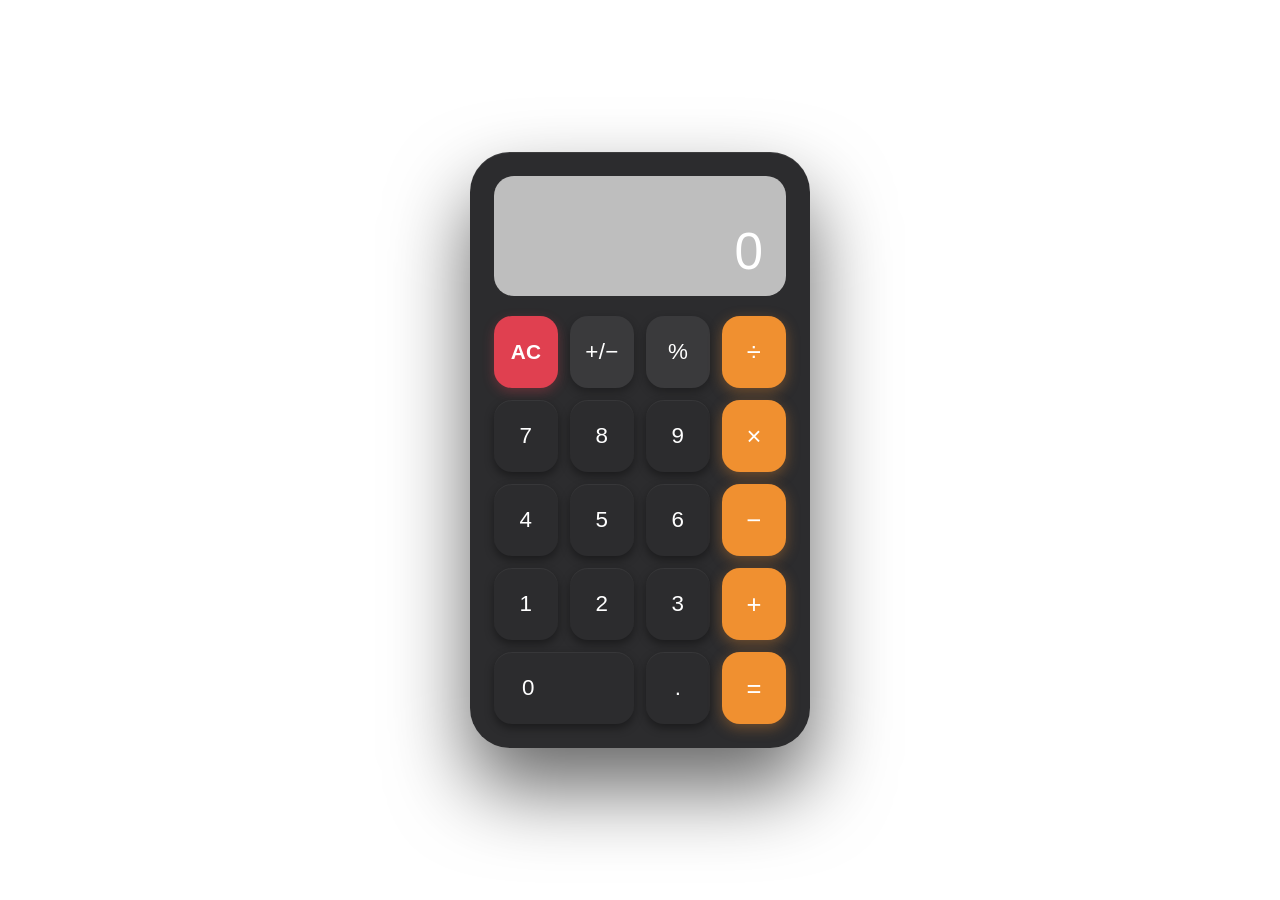
<file: CodeAlpha_Build-a-calculator/index.html>
<!-- Building a Calculator -->
<!DOCTYPE html>
<html lang="en">
<head>
  <meta charset="UTF-8" />
  <meta name="viewport" content="width=device-width, initial-scale=1.0"/>
  <title>Calculator</title>
  <link rel="stylesheet" href="style.css"/>
</head>
<body>

  <div class="calculator">

    <!-- ===== DISPLAY SCREEN ===== -->
    <div class="display">
      <div class="expression" id="expression"></div>
      <div class="result" id="result">0</div>
    </div>

    <!-- ===== BUTTONS ===== -->
    <div class="buttons">

      <!-- Row 1 -->
      <button class="btn btn-ac"    onclick="clearAll()">AC</button>
      <button class="btn btn-gray"  onclick="toggleSign()">+/−</button>
      <button class="btn btn-gray"  onclick="percentage()">%</button>
      <button class="btn btn-orange" onclick="setOperator('/')">÷</button>

      <!-- Row 2 -->
      <button class="btn btn-dark"  onclick="appendNumber('7')">7</button>
      <button class="btn btn-dark"  onclick="appendNumber('8')">8</button>
      <button class="btn btn-dark"  onclick="appendNumber('9')">9</button>
      <button class="btn btn-orange" onclick="setOperator('*')">×</button>

      <!-- Row 3 -->
      <button class="btn btn-dark"  onclick="appendNumber('4')">4</button>
      <button class="btn btn-dark"  onclick="appendNumber('5')">5</button>
      <button class="btn btn-dark"  onclick="appendNumber('6')">6</button>
      <button class="btn btn-orange" onclick="setOperator('-')">−</button>

      <!-- Row 4 -->
      <button class="btn btn-dark"  onclick="appendNumber('1')">1</button>
      <button class="btn btn-dark"  onclick="appendNumber('2')">2</button>
      <button class="btn btn-dark"  onclick="appendNumber('3')">3</button>
      <button class="btn btn-orange" onclick="setOperator('+')">+</button>

      <!-- Row 5 -->
      <button class="btn btn-dark btn-zero" onclick="appendNumber('0')">0</button>
      <button class="btn btn-dark"  onclick="appendDot()">.</button>
      <button class="btn btn-orange" onclick="calculate()">=</button>

    </div>
  </div>

  <script src="script.js"></script>
</body>
</html>
</file>
<file: CodeAlpha_Build-a-calculator/style.css>
/* ===== RESET ===== */
* {
  margin: 0;
  padding: 0;
  box-sizing: border-box;
}

/* ===== BODY ===== */
body {
  min-height: 100vh;
  background: white;
  display: flex;
  align-items: center;
  justify-content: center;
  font-family: -apple-system, BlinkMacSystemFont, 'SF Pro Display', sans-serif;
}

/* ===== CALCULATOR BODY ===== */
.calculator {
  background: #2c2c2e;
  border-radius: 40px;
  padding: 24px;
  width: 340px;
  box-shadow:
    0 40px 80px rgba(0, 0, 0, 0.6),
    0 0 0 1px rgba(255,255,255,0.06),
    inset 0 1px 0 rgba(255,255,255,0.08);
}

/* ===== DISPLAY ===== */
.display {
  background: #BEBEBE;
  border-radius: 20px;
  padding: 20px 24px 16px;
  margin-bottom: 20px;
  min-height: 120px;
  display: flex;
  flex-direction: column;
  justify-content: flex-end;
  align-items: flex-end;
}

/* Expression line (small text on top) */
.expression {
  font-size: 0.95rem;
  color: #636366;
  min-height: 22px;
  word-break: break-all;
  text-align: right;
  letter-spacing: 0.5px;
}

/* Main result number */
.result {
  font-size: 3.2rem;
  font-weight: 300;
  color: #ffffff;
  letter-spacing: -1px;
  line-height: 1.1;
  word-break: break-all;
  text-align: right;
  transition: font-size 0.1s ease;
}

/* Shrink font if number is long */
.result.small { font-size: 2rem; }

/* ===== BUTTON GRID ===== */
.buttons {
  display: grid;
  grid-template-columns: repeat(4, 1fr);
  gap: 12px;
}

/* ===== BASE BUTTON ===== */
.btn {
  border: none;
  border-radius: 18px;
  font-size: 1.4rem;
  font-weight: 400;
  cursor: pointer;
  height: 72px;
  width: 100%;
  transition: filter 0.1s ease, transform 0.08s ease;
  outline: none;
  letter-spacing: 0.3px;
}

.btn:active {
  transform: scale(0.93);
  filter: brightness(1.3);
}

/* ===== BUTTON COLORS ===== */

/* AC — Red */
.btn-ac {
  background: #e04050;
  color: #ffffff;
  font-size: 1.3rem;
  font-weight: 600;
  box-shadow: 0 4px 12px rgba(224, 64, 80, 0.3);
}
.btn-ac:hover { background: #c8303f; }

/* +/- and % — Medium gray */
.btn-gray {
  background: #3a3a3c;
  color: #ffffff;
  box-shadow: 0 4px 10px rgba(0,0,0,0.3);
}
.btn-gray:hover { background: #48484a; }

/* Number buttons — Dark gray */
.btn-dark {
  background: #2c2c2e;
  color: #ffffff;
  box-shadow:
    0 4px 10px rgba(0,0,0,0.4),
    inset 0 1px 0 rgba(255,255,255,0.05);
}
.btn-dark:hover { background: #3a3a3c; }

/* Operator buttons — Orange */
.btn-orange {
  background: #f09030;
  color: #ffffff;
  font-size: 1.6rem;
  box-shadow: 0 4px 14px rgba(240, 144, 48, 0.35);
}
.btn-orange:hover { background: #e07820; }

/* ===== ZERO BUTTON (spans 2 columns) ===== */
.btn-zero {
  grid-column: span 2;
  text-align: left;
  padding-left: 28px;
  font-size: 1.4rem;
}

/* ===== RESPONSIVE ===== */
@media (max-width: 400px) {
  .calculator { width: 100vw; border-radius: 0; padding: 16px; }
  .btn { height: 60px; font-size: 1.2rem; }
  .result { font-size: 2.5rem; }
}
</file>
